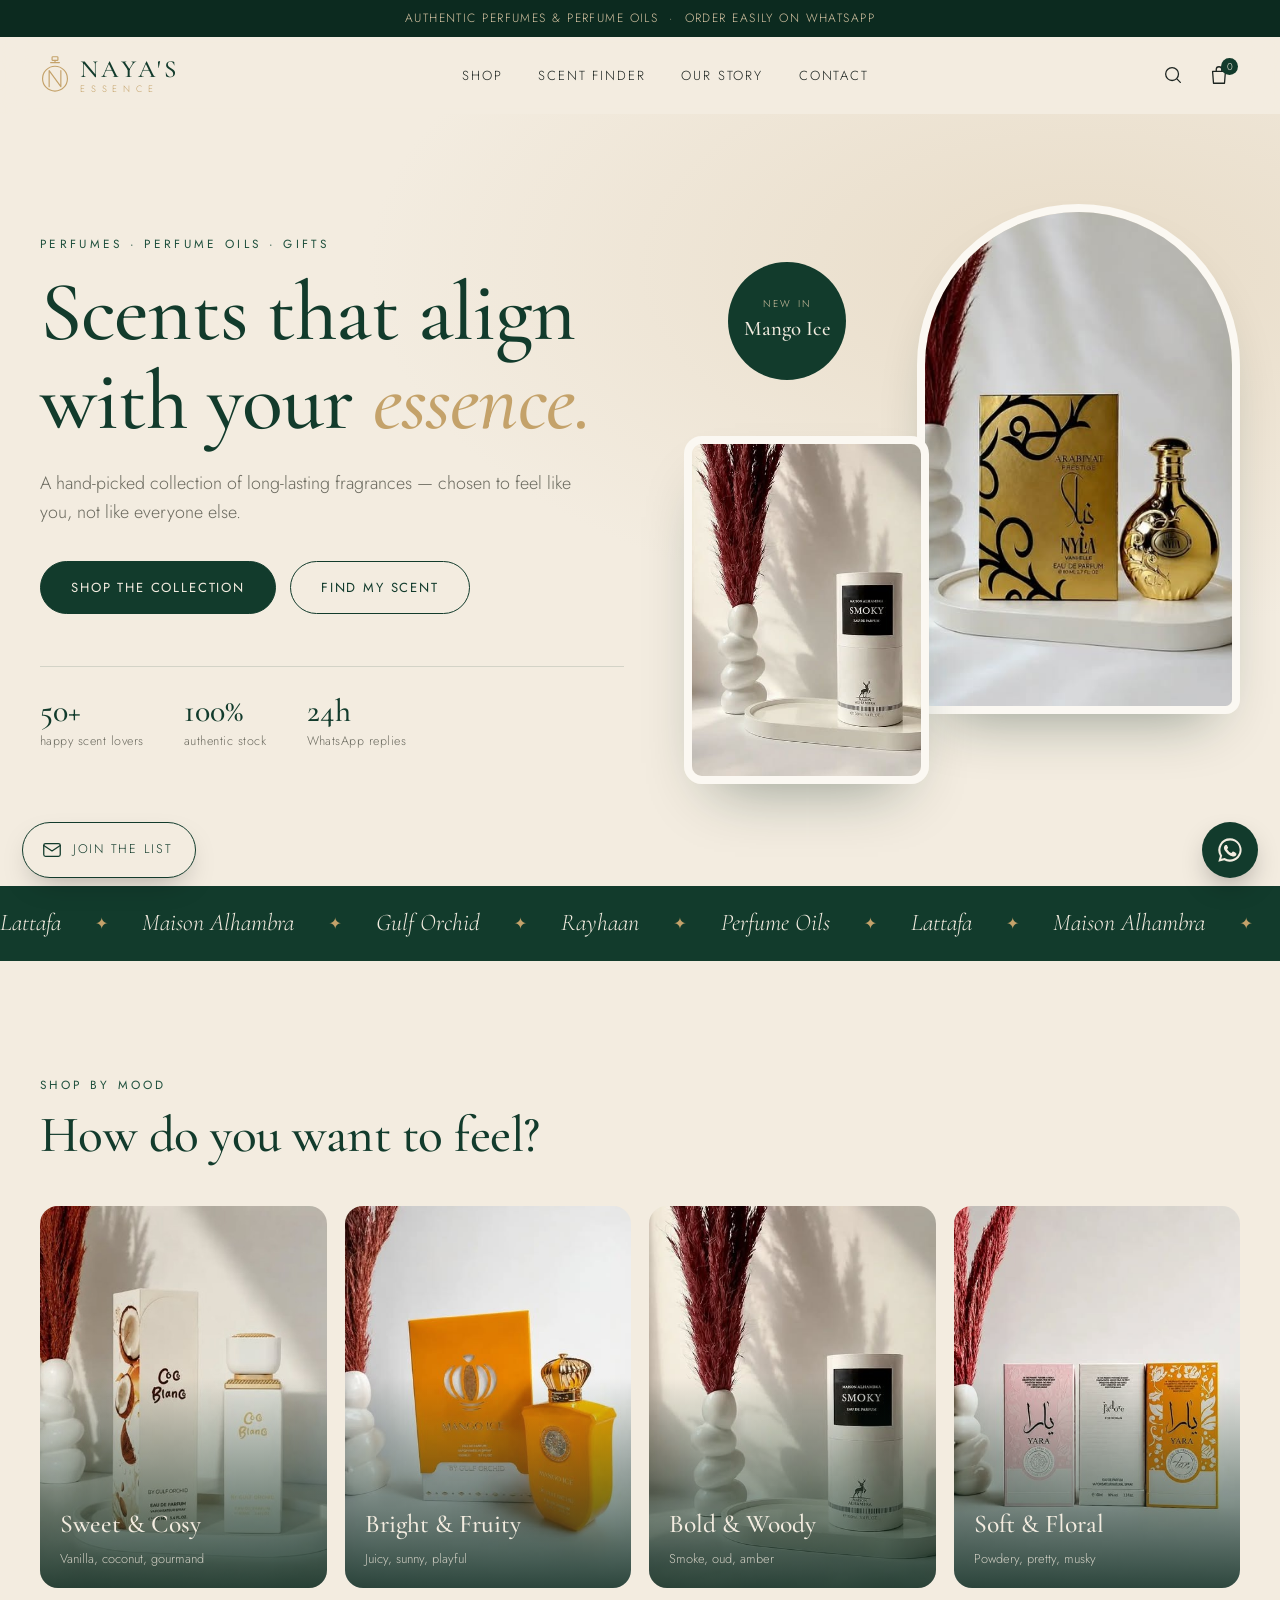
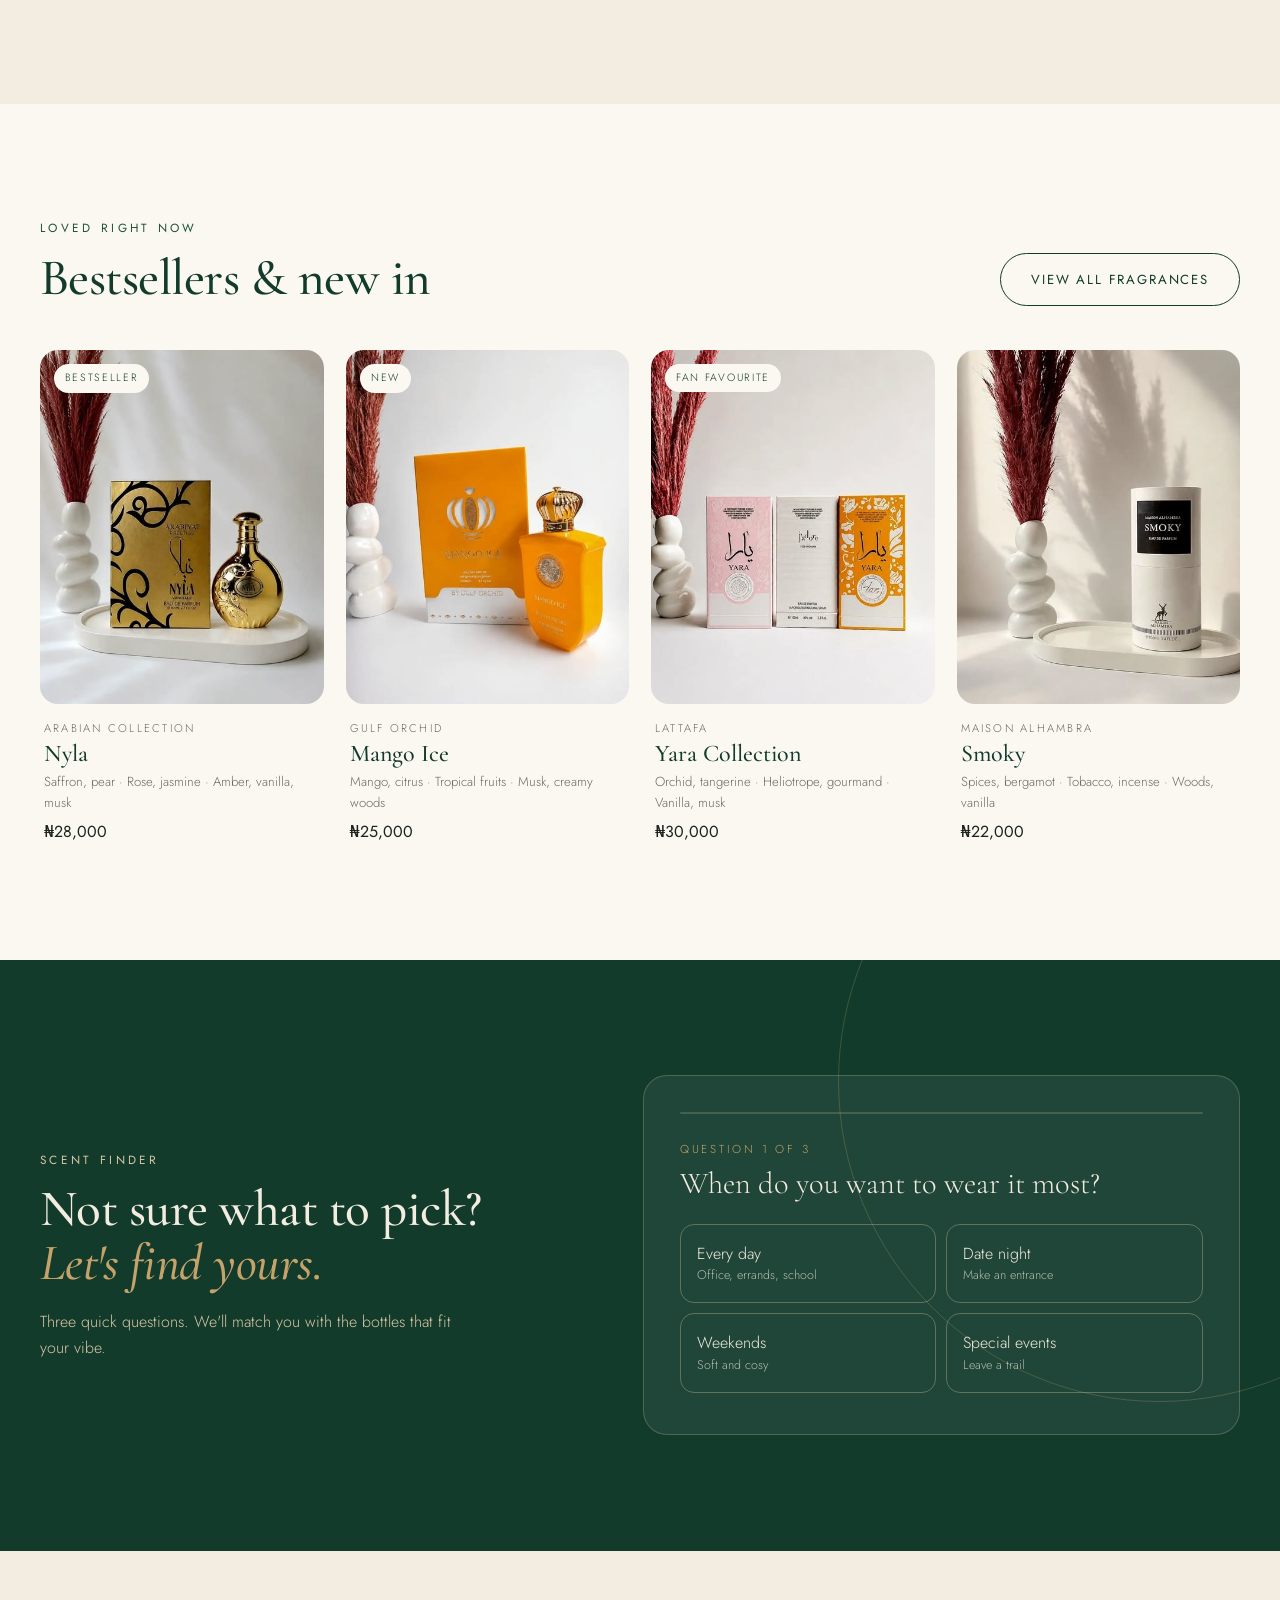
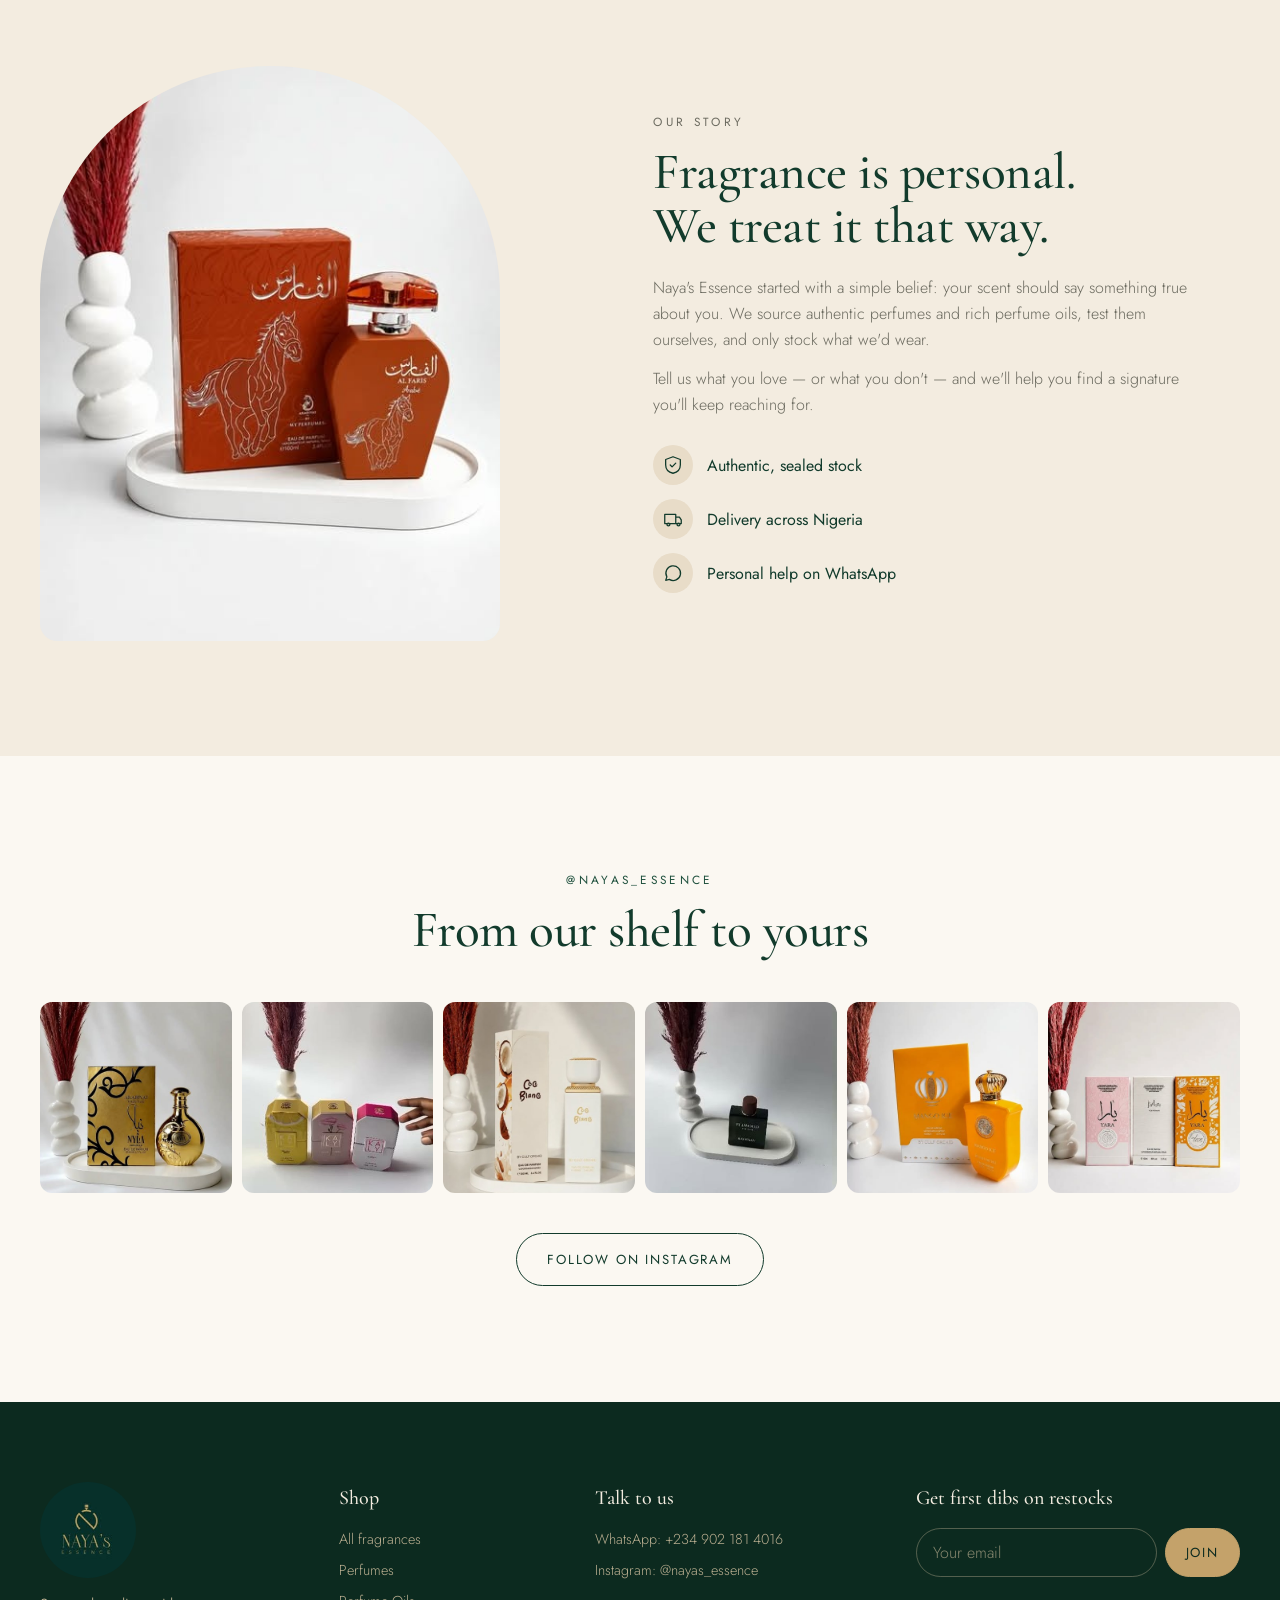
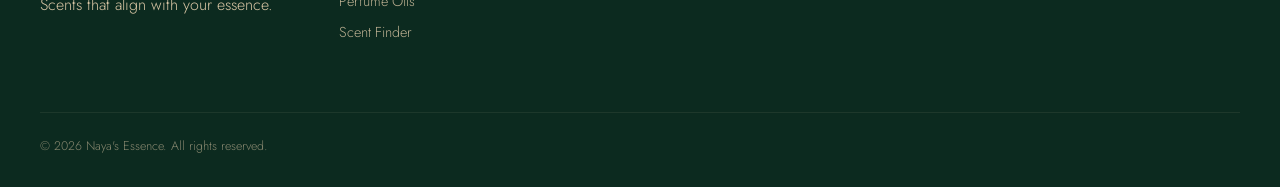
<file: index.html>
<!doctype html>
<html lang="en">
<head>
<meta charset="utf-8">
<meta name="viewport" content="width=device-width, initial-scale=1">
<title>Naya's Essence — Scents that align with your essence</title>
<meta name="description" content="Naya's Essence: authentic perfumes and perfume oils in Nigeria. Discover a scent that feels like you. Order on WhatsApp.">
<link rel="icon" href="assets/img/logo.jpg">
<link rel="preconnect" href="https://fonts.googleapis.com">
<link rel="preconnect" href="https://fonts.gstatic.com" crossorigin>
<link href="https://fonts.googleapis.com/css2?family=Cormorant+Garamond:ital,wght@0,400;0,500;0,600;1,400;1,500&family=Jost:wght@300;400;500&display=swap" rel="stylesheet">
<link rel="stylesheet" href="styles.css">
</head>
<body data-page="home">
<div id="site-header"></div>

<main>
  <section class="hero">
    <div class="wrap hero-in">
      <div class="hero-copy reveal">
        <p class="eyebrow">Perfumes · Perfume Oils · Gifts</p>
        <h1>Scents that align<br>with your <em>essence.</em></h1>
        <p class="lede">A hand-picked collection of long-lasting fragrances — chosen to feel like you, not like everyone else.</p>
        <div class="hero-cta">
          <a href="shop.html" class="btn">Shop the collection</a>
          <a href="#finder" class="btn ghost">Find my scent</a>
        </div>
        <div class="hero-stats">
          <div><b>50+</b><span>happy scent lovers</span></div>
          <div><b>100%</b><span>authentic stock</span></div>
          <div><b>24h</b><span>WhatsApp replies</span></div>
        </div>
      </div>
      <div class="hero-art reveal">
        <a href="product.html?id=nyla" class="ha ha-1"><img src="assets/img/nyla.jpg" alt="Nyla eau de parfum, gold bottle"></a>
        <a href="product.html?id=smoky" class="ha ha-2"><img src="assets/img/smoky.jpg" alt="Maison Alhambra Smoky"></a>
        <a href="product.html?id=mango-ice" class="ha-badge"><span>New in</span><b>Mango Ice</b></a>
      </div>
    </div>
  </section>

  <div class="marquee" aria-hidden="true"><div class="track">
    <span>Lattafa</span><i>✦</i><span>Maison Alhambra</span><i>✦</i><span>Gulf Orchid</span><i>✦</i><span>Rayhaan</span><i>✦</i><span>Perfume Oils</span><i>✦</i>
    <span>Lattafa</span><i>✦</i><span>Maison Alhambra</span><i>✦</i><span>Gulf Orchid</span><i>✦</i><span>Rayhaan</span><i>✦</i><span>Perfume Oils</span><i>✦</i>
  </div></div>

  <section class="section moods">
    <div class="wrap">
      <div class="head reveal">
        <p class="eyebrow">Shop by mood</p>
        <h2>How do you want to feel?</h2>
      </div>
      <div class="mood-grid">
        <a class="mood reveal" href="shop.html?mood=sweet"><img src="assets/img/coco-blanc.jpg" alt=""><span><b>Sweet &amp; Cosy</b><small>Vanilla, coconut, gourmand</small></span></a>
        <a class="mood reveal" href="shop.html?mood=fresh"><img src="assets/img/mango-ice.jpg" alt=""><span><b>Bright &amp; Fruity</b><small>Juicy, sunny, playful</small></span></a>
        <a class="mood reveal" href="shop.html?mood=woody"><img src="assets/img/smoky.jpg" alt=""><span><b>Bold &amp; Woody</b><small>Smoke, oud, amber</small></span></a>
        <a class="mood reveal" href="shop.html?mood=floral"><img src="assets/img/yara-trio.jpg" alt=""><span><b>Soft &amp; Floral</b><small>Powdery, pretty, musky</small></span></a>
      </div>
    </div>
  </section>

  <section class="section shop" id="shop">
    <div class="wrap">
      <div class="head row reveal">
        <div>
          <p class="eyebrow">Loved right now</p>
          <h2>Bestsellers &amp; new in</h2>
        </div>
        <a href="shop.html" class="btn ghost">View all fragrances</a>
      </div>
      <div class="grid" id="featured"></div>
    </div>
  </section>

  <section class="section finder" id="finder">
    <div class="wrap finder-in">
      <div class="finder-copy reveal">
        <p class="eyebrow light">Scent Finder</p>
        <h2>Not sure what to pick?<br><em>Let's find yours.</em></h2>
        <p>Three quick questions. We'll match you with the bottles that fit your vibe.</p>
      </div>
      <div class="quiz reveal" id="quiz"></div>
    </div>
  </section>

  <section class="section story" id="story">
    <div class="wrap story-in">
      <figure class="story-img reveal"><img src="assets/img/al-faris.jpg" alt="Al Faris perfume on a white tray"></figure>
      <div class="story-copy reveal">
        <p class="eyebrow">Our story</p>
        <h2>Fragrance is personal.<br>We treat it that way.</h2>
        <p>Naya's Essence started with a simple belief: your scent should say something true about you. We source authentic perfumes and rich perfume oils, test them ourselves, and only stock what we'd wear.</p>
        <p>Tell us what you love — or what you don't — and we'll help you find a signature you'll keep reaching for.</p>
        <ul class="perks">
          <li><svg viewBox="0 0 24 24"><path d="M12 3 4 6v6c0 5 3.5 8 8 9 4.5-1 8-4 8-9V6l-8-3Z"/><path d="m9 12 2 2 4-4"/></svg>Authentic, sealed stock</li>
          <li><svg viewBox="0 0 24 24"><path d="M3 7h12v10H3zM15 10h4l2 3v4h-6"/><circle cx="7" cy="18" r="1.6"/><circle cx="18" cy="18" r="1.6"/></svg>Delivery across Nigeria</li>
          <li><svg viewBox="0 0 24 24"><path d="M4 20l1.3-3.8A8 8 0 1 1 8 19z"/></svg>Personal help on WhatsApp</li>
        </ul>
      </div>
    </div>
  </section>

  <section class="section ig">
    <div class="wrap">
      <div class="head center reveal">
        <p class="eyebrow">@nayas_essence</p>
        <h2>From our shelf to yours</h2>
      </div>
      <div class="ig-grid reveal" id="igGrid"></div>
      <div class="center"><a class="btn ghost" href="https://www.instagram.com/nayas_essence/" target="_blank" rel="noopener">Follow on Instagram</a></div>
    </div>
  </section>
</main>

<div id="site-footer"></div>
<script src="data.js"></script>
<script src="common.js"></script>
<script src="home.js"></script>
</body>
</html>
</file>
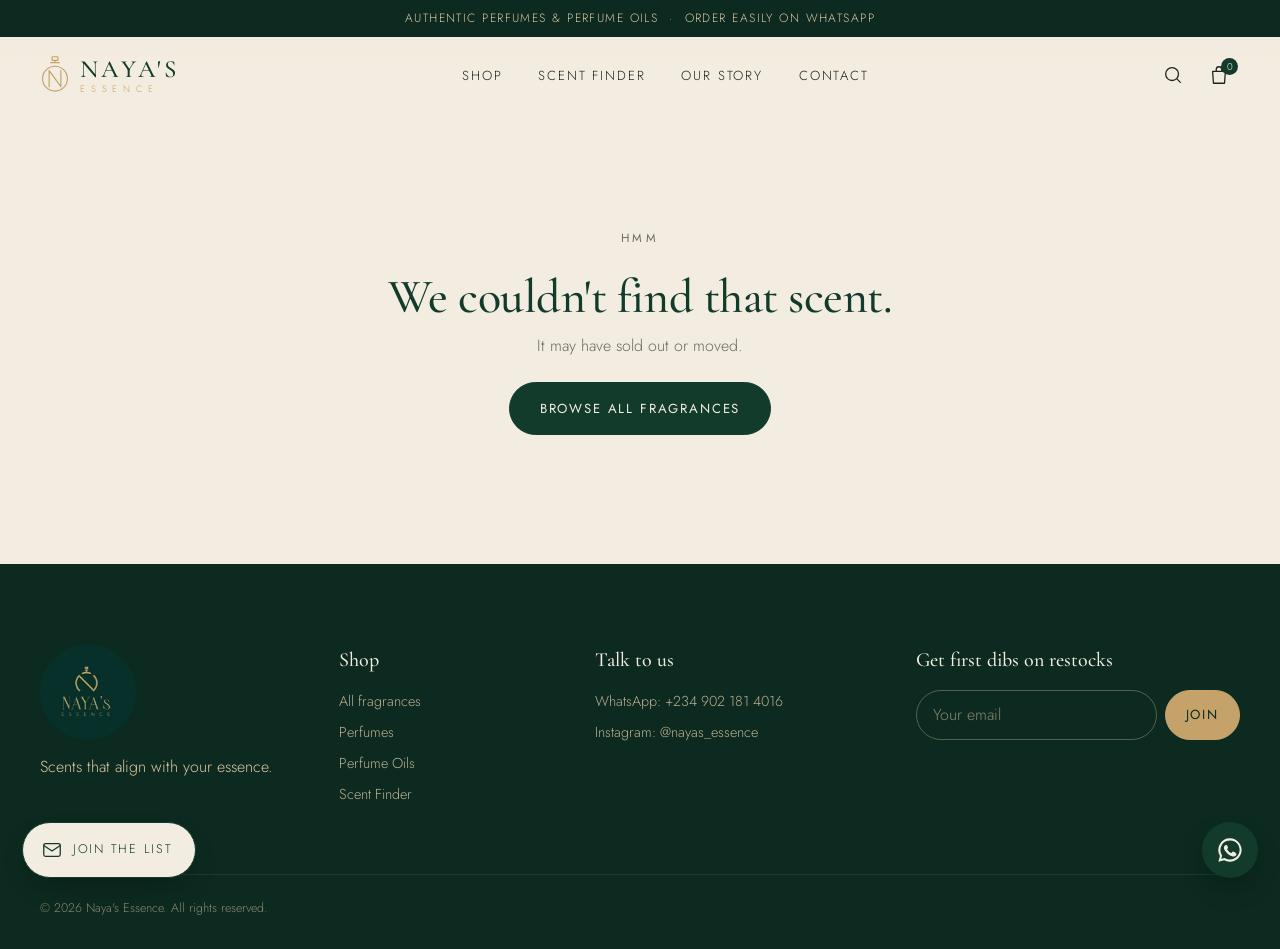
<file: product.html>
<!doctype html>
<html lang="en">
<head>
<meta charset="utf-8">
<meta name="viewport" content="width=device-width, initial-scale=1">
<title>Naya's Essence</title>
<meta name="description" content="Authentic perfumes and perfume oils from Naya's Essence. Order on WhatsApp.">
<link rel="icon" href="assets/img/logo.jpg">
<link rel="preconnect" href="https://fonts.googleapis.com">
<link rel="preconnect" href="https://fonts.gstatic.com" crossorigin>
<link href="https://fonts.googleapis.com/css2?family=Cormorant+Garamond:ital,wght@0,400;0,500;0,600;1,400;1,500&family=Jost:wght@300;400;500&display=swap" rel="stylesheet">
<link rel="stylesheet" href="styles.css">
</head>
<body data-page="product">
<div id="site-header"></div>

<main id="productMain"></main>

<div id="site-footer"></div>
<script src="data.js"></script>
<script src="common.js"></script>
<script src="product.js"></script>
</body>
</html>
</file>
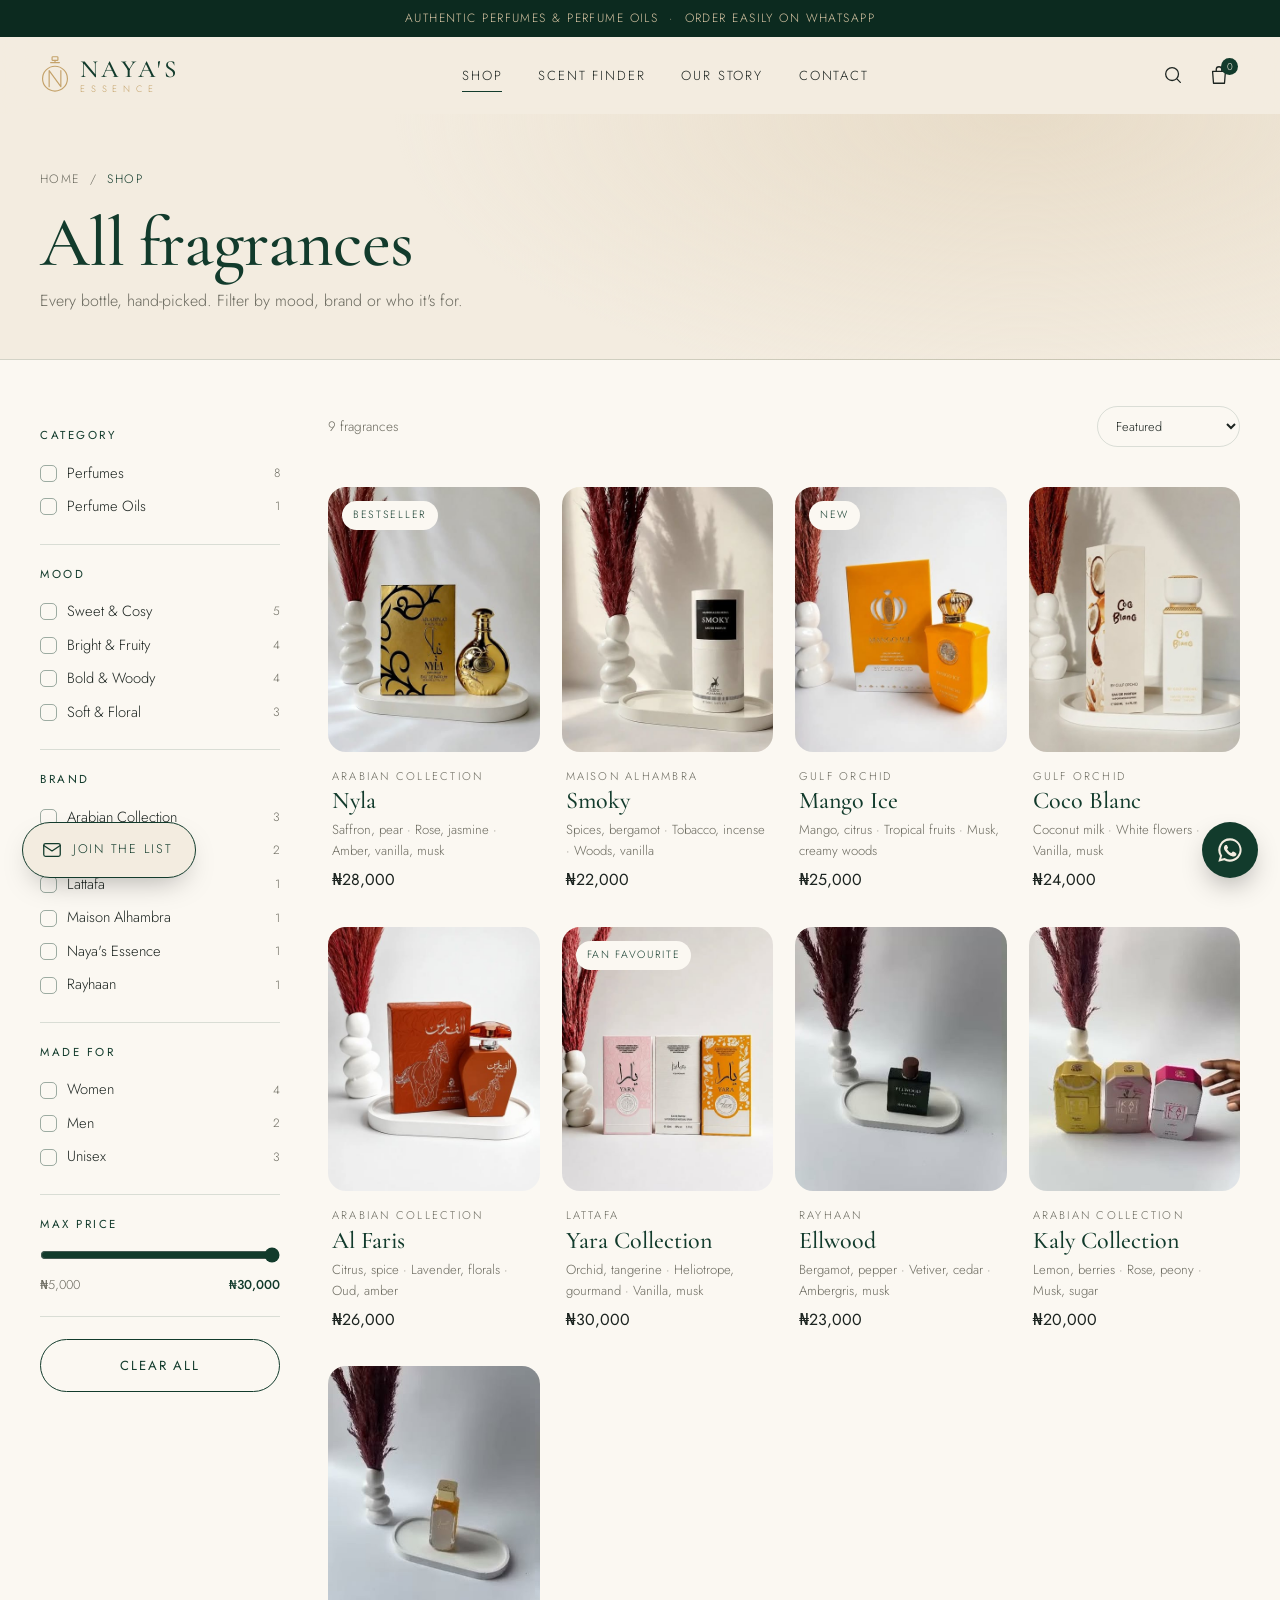
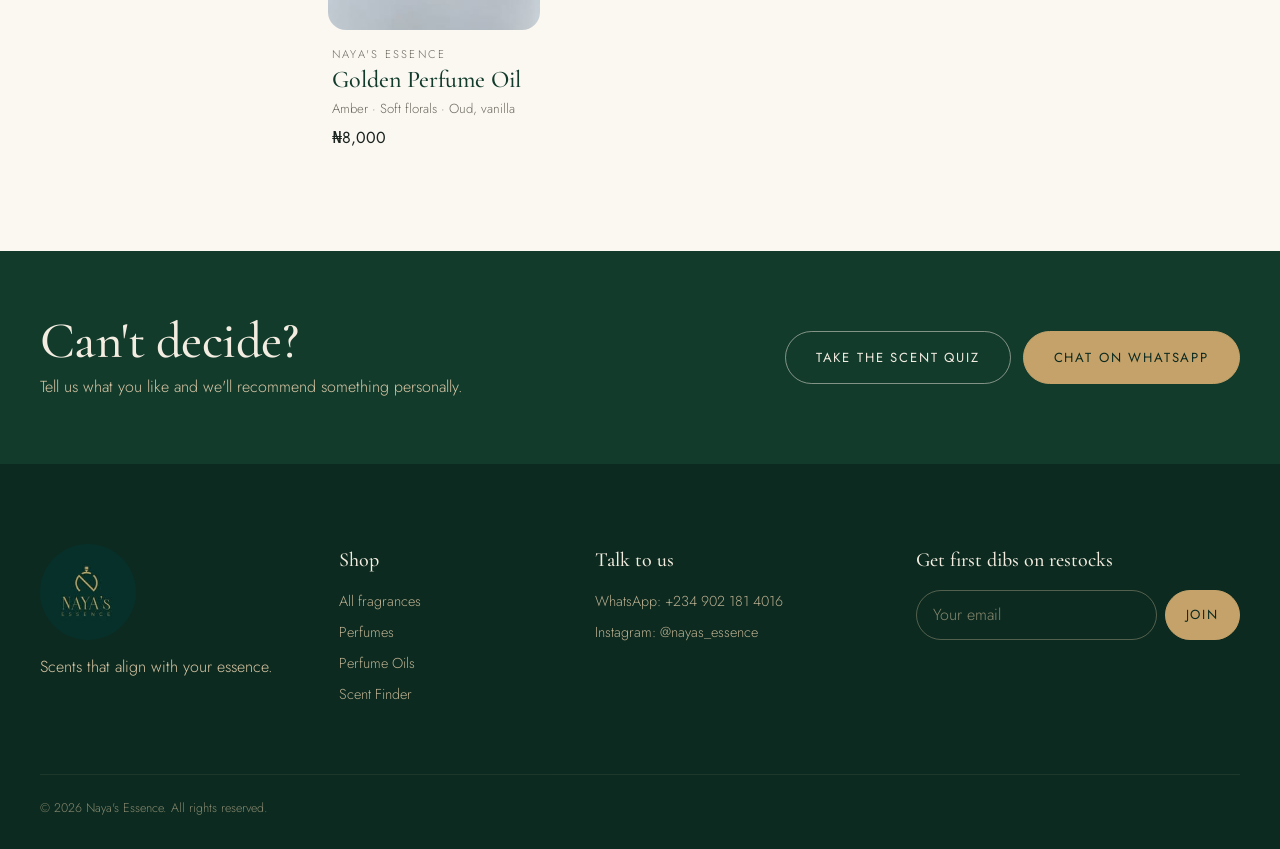
<file: shop.html>
<!doctype html>
<html lang="en">
<head>
<meta charset="utf-8">
<meta name="viewport" content="width=device-width, initial-scale=1">
<title>Shop all fragrances — Naya's Essence</title>
<meta name="description" content="Shop authentic perfumes and perfume oils from Lattafa, Maison Alhambra, Gulf Orchid and more. Order on WhatsApp.">
<link rel="icon" href="assets/img/logo.jpg">
<link rel="preconnect" href="https://fonts.googleapis.com">
<link rel="preconnect" href="https://fonts.gstatic.com" crossorigin>
<link href="https://fonts.googleapis.com/css2?family=Cormorant+Garamond:ital,wght@0,400;0,500;0,600;1,400;1,500&family=Jost:wght@300;400;500&display=swap" rel="stylesheet">
<link rel="stylesheet" href="styles.css">
</head>
<body data-page="shop">
<div id="site-header"></div>

<main>
  <section class="page-hero">
    <div class="wrap">
      <nav class="crumbs" aria-label="Breadcrumb"><a href="index.html">Home</a><span>/</span><span id="crumbNow">Shop</span></nav>
      <h1 id="shopTitle">All fragrances</h1>
      <p id="shopSub">Every bottle, hand-picked. Filter by mood, brand or who it's for.</p>
    </div>
  </section>

  <section class="collection">
    <div class="wrap col-in">
      <aside class="filters" id="filters" aria-label="Filters">
        <div class="filters-head"><h3>Filter</h3><button class="icon-btn" id="closeFilters" aria-label="Close filters"><svg viewBox="0 0 24 24"><path d="M6 6l12 12M18 6 6 18"/></svg></button></div>
        <div class="fgroup"><h4>Category</h4><div id="fType"></div></div>
        <div class="fgroup"><h4>Mood</h4><div id="fMood"></div></div>
        <div class="fgroup"><h4>Brand</h4><div id="fBrand"></div></div>
        <div class="fgroup"><h4>Made for</h4><div id="fFor"></div></div>
        <div class="fgroup">
          <h4>Max price</h4>
          <input type="range" id="fPrice" min="5000" max="30000" step="1000" value="30000">
          <div class="range-val"><span>₦5,000</span><b id="fPriceVal">₦30,000</b></div>
        </div>
        <button class="btn ghost full" id="clearAll">Clear all</button>
        <button class="btn full show-results" id="showResults">Show results</button>
      </aside>

      <div class="col-main">
        <div class="col-bar">
          <button class="btn ghost sm filter-toggle" id="openFilters"><svg viewBox="0 0 24 24"><path d="M4 6h16M7 12h10M10 18h4"/></svg>Filters</button>
          <span class="count-txt" id="resultCount"></span>
          <select id="sort" aria-label="Sort products">
            <option value="featured">Featured</option>
            <option value="low">Price: low to high</option>
            <option value="high">Price: high to low</option>
            <option value="az">Name: A–Z</option>
          </select>
        </div>
        <div class="active-pills" id="activePills"></div>
        <div class="grid col-grid" id="grid"></div>
        <div class="empty" id="empty" hidden>
          <p>No scents match those filters.</p>
          <button class="btn ghost sm" id="emptyClear">Clear filters</button>
        </div>
      </div>
    </div>
  </section>

  <section class="help-band">
    <div class="wrap help-in">
      <div><h2>Can't decide?</h2><p>Tell us what you like and we'll recommend something personally.</p></div>
      <div class="help-cta"><a href="index.html#finder" class="btn ghost light">Take the scent quiz</a><a href="https://wa.me/2349021814016" target="_blank" rel="noopener" class="btn gold">Chat on WhatsApp</a></div>
    </div>
  </section>
</main>

<div id="site-footer"></div>
<script src="data.js"></script>
<script src="common.js"></script>
<script src="shop.js"></script>
</body>
</html>
</file>
<file: styles.css>
:root{
  --green:#123b2c; --green-2:#0c2a1f; --green-soft:#1d4f3c;
  --beige:#f3ece0; --beige-2:#e8dcc8; --sand:#d9c6a5; --cream:#fbf8f2;
  --gold:#c4a26a; --ink:#1c2420; --muted:#6b6a5f; --line:rgba(18,59,44,.14);
  --serif:"Cormorant Garamond",Georgia,serif; --sans:"Jost",system-ui,sans-serif;
  --r:18px; --ease:cubic-bezier(.2,.7,.2,1);
}
*{box-sizing:border-box;margin:0;padding:0}
html{scroll-behavior:smooth;scroll-padding-top:80px}
body{font-family:var(--sans);font-weight:300;color:var(--ink);background:var(--beige);line-height:1.6;-webkit-font-smoothing:antialiased;overflow-x:hidden}
img{display:block;max-width:100%}
a{color:inherit;text-decoration:none}
button,input,select{font:inherit;color:inherit}
button{cursor:pointer;background:none;border:0}
svg{width:22px;height:22px;fill:none;stroke:currentColor;stroke-width:1.4;stroke-linecap:round;stroke-linejoin:round}
.wrap{width:min(1200px,100% - 40px);margin-inline:auto}
h1,h2,h3{font-family:var(--serif);font-weight:500;line-height:1.05;letter-spacing:-.01em;color:var(--green)}
h2{font-size:clamp(2rem,4.2vw,3.2rem)}
em{font-style:italic;color:var(--gold)}
.eyebrow{font-size:.74rem;letter-spacing:.28em;text-transform:uppercase;color:var(--green-soft);margin-bottom:14px;font-weight:400}
.eyebrow.light{color:var(--sand)}

.btn{display:inline-flex;align-items:center;justify-content:center;gap:8px;background:var(--green);color:var(--beige);padding:15px 30px;border-radius:999px;font-size:.82rem;letter-spacing:.14em;text-transform:uppercase;font-weight:400;transition:.35s var(--ease);border:1px solid var(--green)}
.btn:hover{background:var(--green-2);transform:translateY(-2px);box-shadow:0 12px 28px -12px rgba(12,42,31,.6)}
.btn.ghost{background:transparent;color:var(--green)}
.btn.ghost:hover{background:var(--green);color:var(--beige)}
.btn.sm{padding:11px 20px}
.btn.full{width:100%}
.icon-btn{width:42px;height:42px;display:grid;place-items:center;border-radius:50%;transition:.25s}
.icon-btn:hover{background:rgba(18,59,44,.08)}

/* top + nav */
.topbar{background:var(--green-2);color:var(--sand);text-align:center;font-size:.75rem;letter-spacing:.12em;padding:9px 16px;text-transform:uppercase}
.nav{position:sticky;top:0;z-index:40;background:rgba(243,236,224,.82);backdrop-filter:blur(14px);-webkit-backdrop-filter:blur(14px);border-bottom:1px solid transparent;transition:.3s}
.nav.scrolled{border-color:var(--line)}
.nav-in{display:flex;align-items:center;justify-content:space-between;height:76px;gap:20px}
.brand{display:flex;align-items:center;gap:10px;color:var(--green)}
.brand .mono{width:30px;height:38px;stroke:var(--gold);stroke-width:1.6}
.brand .word{display:flex;flex-direction:column;line-height:1}
.brand b{font-family:var(--serif);font-weight:500;font-size:1.55rem;letter-spacing:.12em}
.brand small{font-size:.58rem;letter-spacing:.62em;color:var(--gold);margin-top:3px}
.links{display:flex;gap:36px}
.links a{font-size:.82rem;letter-spacing:.14em;text-transform:uppercase;position:relative;padding:6px 0}
.links a::after{content:"";position:absolute;left:0;bottom:0;height:1px;width:100%;background:var(--green);transform:scaleX(0);transform-origin:right;transition:transform .35s var(--ease)}
.links a:hover::after{transform:scaleX(1);transform-origin:left}
.nav-actions{display:flex;gap:4px}
.bag-btn{position:relative}
.count{position:absolute;top:4px;right:2px;background:var(--green);color:var(--beige);font-size:.62rem;min-width:17px;height:17px;border-radius:9px;display:grid;place-items:center;padding:0 4px;transition:transform .3s}
.count.bump{transform:scale(1.35)}
.menu-btn{display:none}

/* hero */
.hero{padding:clamp(40px,7vw,90px) 0 clamp(60px,8vw,110px);background:radial-gradient(1200px 600px at 85% 20%,var(--beige-2),transparent 60%)}
.hero-in{display:grid;grid-template-columns:1.05fr 1fr;gap:60px;align-items:center}
.hero h1{font-size:clamp(2.9rem,6.6vw,5.6rem);margin-bottom:24px}
.lede{font-size:1.12rem;max-width:30em;color:var(--muted);margin-bottom:34px}
.hero-cta{display:flex;gap:14px;flex-wrap:wrap}
.hero-stats{display:flex;gap:40px;margin-top:52px;padding-top:28px;border-top:1px solid var(--line)}
.hero-stats b{display:block;font-family:var(--serif);font-size:2rem;font-weight:500;color:var(--green);line-height:1}
.hero-stats span{font-size:.78rem;color:var(--muted);letter-spacing:.04em}
.hero-art{position:relative;height:clamp(420px,46vw,580px)}
.ha{position:absolute;overflow:hidden;border-radius:200px 200px var(--r) var(--r);box-shadow:0 30px 60px -30px rgba(12,42,31,.45)}
.ha img{width:100%;height:100%;object-fit:cover;transition:transform 1.2s var(--ease)}
.ha:hover img{transform:scale(1.05)}
.ha-1{width:58%;height:88%;right:0;top:0;border:8px solid var(--cream)}
.ha-2{width:44%;height:60%;left:0;bottom:0;border-radius:var(--r);border:8px solid var(--cream)}
.ha-badge{position:absolute;left:8%;top:10%;background:var(--green);color:var(--beige);border-radius:50%;width:118px;height:118px;display:grid;place-content:center;text-align:center;animation:float 6s ease-in-out infinite}
.ha-badge span{font-size:.62rem;letter-spacing:.24em;text-transform:uppercase;color:var(--sand)}
.ha-badge b{font-family:var(--serif);font-weight:500;font-size:1.3rem}
@keyframes float{50%{transform:translateY(-10px) rotate(-4deg)}}

/* marquee */
.marquee{background:var(--green);color:var(--beige);overflow:hidden;padding:18px 0}
.track{display:flex;gap:34px;width:max-content;animation:scroll 32s linear infinite;align-items:center}
.track span{font-family:var(--serif);font-size:1.5rem;font-style:italic}
.track i{color:var(--gold);font-style:normal}
@keyframes scroll{to{transform:translateX(-50%)}}

/* sections */
.section{padding:clamp(70px,9vw,120px) 0}
.head{margin-bottom:44px}
.head.row{display:flex;justify-content:space-between;align-items:flex-end;gap:24px;flex-wrap:wrap}
.center{text-align:center}

/* moods */
.mood-grid{display:grid;grid-template-columns:repeat(4,1fr);gap:18px}
.mood{display:block;position:relative;border-radius:var(--r);overflow:hidden;aspect-ratio:3/4;text-align:left}
.mood img{width:100%;height:100%;object-fit:cover;transition:transform 1s var(--ease)}
.mood::after{content:"";position:absolute;inset:0;background:linear-gradient(to top,rgba(12,42,31,.85),rgba(12,42,31,0) 55%)}
.mood span{position:absolute;left:20px;right:20px;bottom:18px;z-index:1;color:var(--beige)}
.mood b{display:block;font-family:var(--serif);font-size:1.6rem;font-weight:500}
.mood small{font-size:.8rem;opacity:.8}
.mood:hover img{transform:scale(1.07)}

/* shop */
.shop{background:var(--cream)}
.tools{display:flex;gap:14px;align-items:center;flex-wrap:wrap}
.chips{display:flex;gap:8px;flex-wrap:wrap}
.chip{padding:9px 18px;border-radius:999px;border:1px solid var(--line);font-size:.8rem;letter-spacing:.06em;transition:.25s}
.chip:hover{border-color:var(--green)}
.chip.on{background:var(--green);color:var(--beige);border-color:var(--green)}
select{padding:9px 14px;border-radius:999px;border:1px solid var(--line);background:transparent;font-size:.8rem}
.grid{display:grid;grid-template-columns:repeat(auto-fill,minmax(250px,1fr));gap:34px 22px}
.card{cursor:pointer;animation:in .6s var(--ease) both}
@keyframes in{from{opacity:0;transform:translateY(16px)}}
.card-img{position:relative;border-radius:var(--r);overflow:hidden;aspect-ratio:4/5;background:var(--beige-2)}
.card-img img{width:100%;height:100%;object-fit:cover;transition:transform 1s var(--ease)}
.card:hover .card-img img{transform:scale(1.06)}
.tag{position:absolute;top:14px;left:14px;background:var(--cream);color:var(--green);font-size:.66rem;letter-spacing:.16em;text-transform:uppercase;padding:6px 11px;border-radius:999px}
.quick{position:absolute;left:14px;right:14px;bottom:14px;background:var(--green);color:var(--beige);border-radius:999px;padding:12px;font-size:.76rem;letter-spacing:.14em;text-transform:uppercase;transform:translateY(calc(100% + 24px));transition:transform .45s var(--ease)}
.card:hover .quick,.card:focus-within .quick{transform:none}
.card-body{padding:16px 4px 0}
.card-brand{font-size:.7rem;letter-spacing:.2em;text-transform:uppercase;color:var(--muted)}
.card-name{font-family:var(--serif);font-size:1.5rem;font-weight:500;color:var(--green);line-height:1.15;margin:2px 0 4px}
.card-notes{font-size:.82rem;color:var(--muted)}
.price{font-weight:400;color:var(--ink);margin-top:6px}
.empty{text-align:center;color:var(--muted);padding:40px}

/* finder */
.finder{background:var(--green);color:var(--beige);position:relative;overflow:hidden}
.finder::before{content:"";position:absolute;width:640px;height:640px;border:1px solid rgba(196,162,106,.25);border-radius:50%;right:-200px;top:-200px}
.finder h2{color:var(--beige)}
.finder-in{display:grid;grid-template-columns:1fr 1.1fr;gap:60px;align-items:center;position:relative}
.finder-copy p:last-child{color:var(--sand);margin-top:18px;max-width:26em}
.quiz{background:rgba(251,248,242,.06);border:1px solid rgba(217,198,165,.25);border-radius:24px;padding:36px;min-height:360px}
.q-step{font-size:.72rem;letter-spacing:.24em;text-transform:uppercase;color:var(--gold)}
.q-title{font-family:var(--serif);font-size:1.9rem;margin:8px 0 22px;line-height:1.15}
.q-opts{display:grid;grid-template-columns:1fr 1fr;gap:10px}
.q-opt{border:1px solid rgba(217,198,165,.35);border-radius:14px;padding:16px;text-align:left;transition:.25s;color:var(--beige)}
.q-opt:hover{background:var(--beige);color:var(--green)}
.q-opt small{display:block;opacity:.7;font-size:.78rem}
.q-bar{height:2px;background:rgba(217,198,165,.2);margin-bottom:26px;border-radius:2px}
.q-bar i{display:block;height:100%;background:var(--gold);transition:width .5s var(--ease)}
.q-res{display:grid;grid-template-columns:repeat(2,1fr);gap:14px;margin:6px 0 22px}
.q-res .r{background:var(--beige);color:var(--ink);border-radius:14px;overflow:hidden;cursor:pointer;text-align:left}
.q-res img{aspect-ratio:1;object-fit:cover;width:100%}
.q-res div{padding:10px 12px}
.q-res b{font-family:var(--serif);font-size:1.2rem;font-weight:500;color:var(--green);display:block;line-height:1.1}
.link-btn{color:var(--sand);text-decoration:underline;text-underline-offset:4px;font-size:.85rem}

/* story */
.story-in{display:grid;grid-template-columns:1fr 1.1fr;gap:80px;align-items:center}
.story-img{border-radius:240px 240px var(--r) var(--r);overflow:hidden;aspect-ratio:4/5;max-width:460px}
.story-img img{width:100%;height:100%;object-fit:cover}
.story-copy h2{margin-bottom:22px}
.story-copy p{color:var(--muted);margin-bottom:14px;max-width:34em}
.perks{list-style:none;display:grid;gap:14px;margin-top:28px}
.perks li{display:flex;align-items:center;gap:14px;color:var(--green);font-weight:400}
.perks svg{width:40px;height:40px;padding:9px;border-radius:50%;background:var(--beige-2);stroke:var(--green)}

/* ig */
.ig{background:var(--cream)}
.ig-grid{display:grid;grid-template-columns:repeat(6,1fr);gap:10px;margin-bottom:40px}
.ig-grid a{aspect-ratio:1;overflow:hidden;border-radius:12px;position:relative}
.ig-grid img{width:100%;height:100%;object-fit:cover;transition:transform .8s var(--ease),filter .4s}
.ig-grid a:hover img{transform:scale(1.08);filter:brightness(.8)}

/* footer */
.footer{background:var(--green-2);color:var(--sand);padding:80px 0 30px}
.foot-in{display:grid;grid-template-columns:1.2fr 1fr 1.3fr 1.5fr;gap:40px}
.foot-brand img{border-radius:50%;margin-bottom:14px}
.footer h4{font-family:var(--serif);font-weight:500;font-size:1.25rem;color:var(--beige);margin-bottom:14px}
.footer a{display:block;font-size:.9rem;margin-bottom:8px;opacity:.85}
.footer a:hover{opacity:1;color:var(--beige)}
.news form{display:flex;gap:8px}
.news input{flex:1;min-width:0;background:transparent;border:1px solid rgba(217,198,165,.35);border-radius:999px;padding:11px 16px;color:var(--beige)}
.news input::placeholder{color:rgba(217,198,165,.6)}
.news .btn{background:var(--gold);border-color:var(--gold);color:var(--green-2)}
.news small{display:block;margin-top:8px;color:var(--gold)}
.legal{border-top:1px solid rgba(217,198,165,.15);margin-top:60px;padding-top:24px;font-size:.78rem;opacity:.6}

.wa-float{position:fixed;right:22px;bottom:22px;z-index:35;width:56px;height:56px;border-radius:50%;background:var(--green);display:grid;place-items:center;box-shadow:0 12px 30px -10px rgba(0,0,0,.45);transition:transform .3s}
.wa-float svg{fill:var(--beige);stroke:none;width:28px;height:28px}
.wa-float:hover{transform:scale(1.08)}

/* overlays */
.scrim{position:fixed;inset:0;background:rgba(12,42,31,.45);backdrop-filter:blur(3px);opacity:0;pointer-events:none;transition:.35s;z-index:50}
.scrim.on{opacity:1;pointer-events:auto}
.drawer{position:fixed;top:0;right:0;height:100%;width:min(420px,100%);background:var(--cream);z-index:60;transform:translateX(100%);transition:transform .5s var(--ease);display:flex;flex-direction:column}
.drawer.left{right:auto;left:0;transform:translateX(-100%)}
.drawer.on{transform:none}
.drawer-head{display:flex;justify-content:space-between;align-items:center;padding:22px 24px;border-bottom:1px solid var(--line)}
.drawer-head h3{font-size:1.7rem}
.cart-items{flex:1;overflow:auto;padding:10px 24px}
.ci{display:grid;grid-template-columns:76px 1fr auto;gap:14px;padding:16px 0;border-bottom:1px solid var(--line);align-items:center}
.ci img{width:76px;height:92px;object-fit:cover;border-radius:10px}
.ci b{font-family:var(--serif);font-size:1.2rem;font-weight:500;color:var(--green);display:block;line-height:1.1}
.ci small{color:var(--muted);font-size:.78rem}
.qty{display:inline-flex;align-items:center;border:1px solid var(--line);border-radius:999px;margin-top:8px}
.qty button{width:30px;height:30px}
.qty span{min-width:22px;text-align:center;font-size:.85rem}
.rm{font-size:.72rem;color:var(--muted);text-decoration:underline}
.cart-empty{text-align:center;padding:60px 10px;color:var(--muted)}
.cart-empty p{font-family:var(--serif);font-size:1.6rem;color:var(--green);margin-bottom:6px}
.cart-foot{padding:20px 24px 26px;border-top:1px solid var(--line);background:var(--beige)}
.subtotal{display:flex;justify-content:space-between;font-size:1.05rem;margin-bottom:4px}
.subtotal b{font-weight:500}
.note{font-size:.76rem;color:var(--muted);margin-bottom:14px}
.field{display:block;margin-bottom:10px}
.field span{font-size:.7rem;letter-spacing:.16em;text-transform:uppercase;color:var(--muted)}
.field input{width:100%;border:1px solid var(--line);border-radius:10px;padding:10px 12px;background:var(--cream);margin-top:4px}
.mobile-links{display:grid;padding:20px 24px}
.mobile-links a{font-family:var(--serif);font-size:2rem;color:var(--green);padding:10px 0;border-bottom:1px solid var(--line)}

.modal{position:fixed;inset:0;z-index:60;display:grid;place-items:center;padding:20px;opacity:0;pointer-events:none;transition:.35s}
.modal.on{opacity:1;pointer-events:auto}
#search{place-items:start center;padding-top:12vh}
.search-box{width:min(640px,100%);display:flex;align-items:center;background:var(--cream);border-radius:999px;padding:6px 8px 6px 24px;box-shadow:0 20px 50px -20px rgba(0,0,0,.4)}
.search-box input{flex:1;border:0;background:transparent;font-size:1.1rem;outline:none;padding:10px 0}
.search-results{width:min(640px,100%);margin-top:12px;display:grid;gap:8px}
.sr{display:flex;gap:14px;align-items:center;background:var(--cream);border-radius:14px;padding:10px;text-align:left;width:100%}
.sr img{width:52px;height:52px;object-fit:cover;border-radius:10px}
.sr b{font-family:var(--serif);font-size:1.2rem;font-weight:500;color:var(--green);display:block;line-height:1.1}
.sr small{color:var(--muted)}

.pd{background:var(--cream);border-radius:24px;width:min(940px,100%);max-height:90vh;overflow:auto;display:grid;grid-template-columns:1fr 1fr;position:relative;transform:translateY(20px) scale(.98);transition:transform .45s var(--ease)}
.modal.on .pd{transform:none}
.pd-img{background:var(--beige-2)}
.pd-img img{width:100%;height:100%;object-fit:cover;min-height:420px}
.pd-body{padding:44px 40px}
.pd-close{position:absolute;top:12px;right:12px;background:var(--cream)}
.pd h3{font-size:2.6rem;margin:4px 0 6px}
.pd .price{font-size:1.25rem;margin-bottom:18px}
.pd p.desc{color:var(--muted);margin-bottom:22px}
.notes{display:grid;grid-template-columns:repeat(3,1fr);gap:10px;margin-bottom:24px}
.notes div{background:var(--beige);border-radius:12px;padding:12px}
.notes small{font-size:.64rem;letter-spacing:.2em;text-transform:uppercase;color:var(--gold);display:block}
.notes span{font-size:.86rem}
.pd-actions{display:flex;gap:10px;align-items:center;flex-wrap:wrap}
.pd-actions .qty{margin:0;height:50px}
.pd-actions .qty button{width:40px;height:48px}
.pd-actions .btn{flex:1}
.ask{display:inline-block;margin-top:16px;font-size:.85rem;color:var(--green);text-decoration:underline;text-underline-offset:4px}

.toast{position:fixed;left:50%;top:92px;transform:translate(-50%,-220%);background:var(--green);color:var(--beige);padding:13px 22px;border-radius:999px;font-size:.88rem;z-index:80;transition:transform .45s var(--ease);white-space:nowrap}
.toast.on{transform:translate(-50%,0)}

/* reveal */
.reveal{opacity:0;transform:translateY(24px);transition:opacity .9s var(--ease),transform .9s var(--ease)}
.reveal.in{opacity:1;transform:none}
@media (prefers-reduced-motion:reduce){*{animation:none!important;transition:none!important}.reveal{opacity:1;transform:none}}

/* responsive */
@media (max-width:980px){
  .links{display:none}
  .menu-btn{display:grid}
  .nav-in{display:grid;grid-template-columns:auto 1fr auto}
  .brand{justify-self:center}
  .hero-in,.finder-in,.story-in{grid-template-columns:1fr;gap:44px}
  .hero-art{height:460px;max-width:520px;width:100%;margin-inline:auto}
  .mood-grid{grid-template-columns:repeat(2,1fr)}
  .story-img{max-width:none;aspect-ratio:1;border-radius:var(--r)}
  .foot-in{grid-template-columns:1fr 1fr}
  .ig-grid{grid-template-columns:repeat(3,1fr)}
  .pd{grid-template-columns:1fr}
  .pd-img img{min-height:0;aspect-ratio:1}
}
@media (max-width:560px){
  .wrap{width:calc(100% - 32px)}
  .brand b{font-size:1.25rem}.brand .mono{width:24px;height:30px}
  .hero-stats{gap:22px}.hero-stats b{font-size:1.6rem}
  .hero-art{height:380px}
  .ha-badge{width:94px;height:94px}.ha-badge b{font-size:1.05rem}
  .grid{grid-template-columns:1fr 1fr;gap:26px 12px}
  .card-name{font-size:1.2rem}
  .quick{display:none}
  .mood b{font-size:1.25rem}
  .q-opts{grid-template-columns:1fr}
  .quiz{padding:24px}
  .foot-in{grid-template-columns:1fr}
  .pd-body{padding:28px 22px}
  .pd h3{font-size:2rem}
  .notes{grid-template-columns:1fr}
  .tools{width:100%}.chips{flex-wrap:nowrap;overflow-x:auto;padding-bottom:4px;width:100%}
  .chip{flex:none}
}

/* ===== v2: shared bits ===== */
.card{position:relative}
.card-img a{display:block;height:100%}
.card-body{display:block}
.links a.active::after{transform:scaleX(1)}
.btn.light{color:var(--beige);border-color:rgba(243,236,224,.5)}
.btn.light:hover{background:var(--beige);color:var(--green)}
.btn.gold{background:var(--gold);border-color:var(--gold);color:var(--green-2)}
.btn svg{width:18px;height:18px}
.crumbs{display:flex;gap:10px;flex-wrap:wrap;font-size:.76rem;letter-spacing:.12em;text-transform:uppercase;color:var(--muted)}
.crumbs a:hover{color:var(--green)}
.crumbs span:last-child{color:var(--green)}
.pill{display:inline-flex;align-items:center;gap:8px;padding:7px 14px;border-radius:999px;background:var(--beige-2);color:var(--green);font-size:.8rem;transition:.2s}
.pill span{font-size:1rem;line-height:1;opacity:.6}
.pill:hover{background:var(--sand)}
.pill.sm{font-size:.74rem;padding:6px 12px}

/* subscribe button (bottom-left) */
.sub-float{position:fixed;left:22px;bottom:22px;z-index:35;height:56px;padding:0 22px 0 18px;border-radius:999px;background:var(--beige);color:var(--green);border:1px solid var(--green);display:flex;align-items:center;gap:10px;font-size:.78rem;letter-spacing:.14em;text-transform:uppercase;box-shadow:0 12px 30px -12px rgba(0,0,0,.35);transition:.3s var(--ease)}
.sub-float:hover{background:var(--green);color:var(--beige);transform:translateY(-2px)}
.sub-card{background:var(--cream);border-radius:24px;width:min(760px,100%);display:grid;grid-template-columns:1fr 1.2fr;overflow:hidden;position:relative;transform:translateY(20px) scale(.98);transition:transform .45s var(--ease)}
.modal.on .sub-card{transform:none}
.sub-img img{width:100%;height:100%;object-fit:cover;min-height:380px}
.sub-body{padding:48px 40px;align-self:center}
.sub-body h3{font-size:2.5rem;margin-bottom:10px}
.sub-body p{color:var(--muted);margin-bottom:22px}
.sub-body form{display:grid;gap:10px}
.sub-body input{border:1px solid var(--line);border-radius:999px;padding:14px 20px;background:#fff}
.sub-body .sub-msg{display:block;margin-top:10px;color:var(--green-soft)}

/* ===== collection page ===== */
.page-hero{padding:56px 0 46px;background:radial-gradient(900px 400px at 80% 0,var(--beige-2),transparent 70%);border-bottom:1px solid var(--line)}
.page-hero h1{font-size:clamp(2.6rem,5.5vw,4.4rem);margin:16px 0 8px}
.page-hero p{color:var(--muted);max-width:36em}
.collection{background:var(--cream);padding:46px 0 100px}
.col-in{display:grid;grid-template-columns:240px 1fr;gap:48px;align-items:start}
.filters{position:sticky;top:100px}
.filters-head{display:none}
.fgroup{padding:20px 0;border-bottom:1px solid var(--line)}
.fgroup:first-of-type{padding-top:0}
.fgroup h4{font-size:.72rem;letter-spacing:.22em;text-transform:uppercase;font-weight:400;color:var(--green);margin-bottom:12px}
.check{display:flex;align-items:center;gap:10px;padding:5px 0;cursor:pointer;font-size:.92rem}
.check input{position:absolute;opacity:0;pointer-events:none}
.check .box{width:17px;height:17px;border:1px solid rgba(18,59,44,.4);border-radius:5px;flex:none;transition:.2s;display:grid;place-items:center}
.check input:checked + .box{background:var(--green);border-color:var(--green)}
.check input:checked + .box::after{content:"";width:8px;height:4px;border:solid var(--beige);border-width:0 0 1.5px 1.5px;transform:rotate(-45deg) translate(1px,-1px)}
.check input:focus-visible + .box{outline:2px solid var(--gold);outline-offset:2px}
.check em{margin-left:auto;font-style:normal;font-size:.75rem;color:var(--muted)}
input[type=range]{width:100%;accent-color:var(--green)}
.range-val{display:flex;justify-content:space-between;font-size:.8rem;color:var(--muted);margin-top:4px}
.range-val b{color:var(--green);font-weight:500}
#clearAll{margin-top:22px}
.show-results{display:none;margin-top:10px}
.col-bar{display:flex;align-items:center;gap:14px;margin-bottom:14px}
.count-txt{font-size:.85rem;color:var(--muted);margin-right:auto}
.filter-toggle{display:none}
.active-pills{display:flex;gap:8px;flex-wrap:wrap;margin-bottom:22px;min-height:4px}
.col-grid{grid-template-columns:repeat(auto-fill,minmax(200px,1fr))}
.empty p{font-family:var(--serif);font-size:1.6rem;color:var(--green);margin-bottom:12px}
.help-band{background:var(--green);color:var(--beige);padding:64px 0}
.help-in{display:flex;justify-content:space-between;align-items:center;gap:30px;flex-wrap:wrap}
.help-band h2{color:var(--beige)}
.help-band p{color:var(--sand);margin-top:6px}
.help-cta{display:flex;gap:12px;flex-wrap:wrap}

/* ===== product page ===== */
.pd-crumbs{padding:28px 0 22px}
.prod{display:grid;grid-template-columns:1.05fr 1fr;gap:64px;align-items:start;padding-bottom:40px}
.gallery{position:sticky;top:100px}
.g-main{position:relative;border-radius:var(--r);overflow:hidden;aspect-ratio:4/5;background:var(--beige-2);cursor:zoom-in}
.g-main img{width:100%;height:100%;object-fit:cover;transition:transform .4s var(--ease)}
.g-main:hover img{transform:scale(1.5)}
.g-thumbs{display:flex;gap:10px;margin-top:12px}
.g-thumbs button{width:76px;aspect-ratio:1;border-radius:10px;overflow:hidden;border:2px solid transparent;opacity:.7}
.g-thumbs button.on{border-color:var(--green);opacity:1}
.g-thumbs img{width:100%;height:100%;object-fit:cover}
.prod-info h1{font-size:clamp(2.6rem,5vw,3.8rem);margin:6px 0 10px}
.prod-price{font-size:1.4rem;font-weight:400;margin-bottom:18px}
.prod-price small{font-size:.85rem;color:var(--muted);margin-left:8px}
.prod-desc{color:var(--muted);font-size:1.05rem;margin-bottom:24px}
.facts{display:grid;grid-template-columns:repeat(3,1fr);border:1px solid var(--line);border-radius:14px;margin-bottom:24px}
.facts div{padding:14px 16px}
.facts div+div{border-left:1px solid var(--line)}
.facts small{display:block;font-size:.66rem;letter-spacing:.2em;text-transform:uppercase;color:var(--gold)}
.facts b{font-weight:400}
.pyramid{background:var(--cream);border-radius:16px;padding:20px 22px;margin-bottom:14px}
.pyramid h4{font-family:var(--serif);font-size:1.3rem;font-weight:500;color:var(--green);margin-bottom:8px}
.tier{display:grid;grid-template-columns:70px 1fr;padding:9px 0;border-top:1px solid var(--line);font-size:.95rem}
.tier .lvl{font-size:.7rem;letter-spacing:.2em;text-transform:uppercase;color:var(--gold);padding-top:3px}
.mood-links{display:flex;gap:8px;flex-wrap:wrap;margin-bottom:26px}
.buy{display:flex;gap:10px;margin-bottom:10px}
.qty.big{margin:0;height:54px}
.qty.big button{width:44px;height:52px;font-size:1.1rem}
.buy .btn{flex:1}
.wa-btn{margin-bottom:22px}
.trust{list-style:none;display:flex;gap:22px;flex-wrap:wrap;font-size:.85rem;color:var(--green);margin-bottom:24px}
.trust li{display:flex;align-items:center;gap:8px}
.trust svg{width:20px;height:20px}
.acc details{border-top:1px solid var(--line)}
.acc details:last-child{border-bottom:1px solid var(--line)}
.acc summary{list-style:none;cursor:pointer;padding:18px 0;font-family:var(--serif);font-size:1.3rem;color:var(--green);display:flex;justify-content:space-between}
.acc summary::-webkit-details-marker{display:none}
.acc summary::after{content:"+";font-family:var(--sans);font-weight:300;transition:transform .3s}
.acc details[open] summary::after{transform:rotate(45deg)}
.acc p{color:var(--muted);padding-bottom:18px}
.related{background:var(--cream)}
.sticky-buy{position:fixed;left:50%;bottom:20px;transform:translate(-50%,160%);z-index:36;background:var(--cream);border:1px solid var(--line);border-radius:999px;padding:8px 8px 8px 10px;display:flex;align-items:center;gap:14px;box-shadow:0 18px 40px -16px rgba(12,42,31,.4);transition:transform .45s var(--ease);width:min(440px,calc(100% - 32px))}
.sticky-buy.on{transform:translate(-50%,0)}
.sticky-buy img{width:44px;height:44px;border-radius:50%;object-fit:cover}
.sticky-buy div{flex:1;line-height:1.2}
.sticky-buy b{font-family:var(--serif);font-weight:500;font-size:1.15rem;color:var(--green);display:block}
.sticky-buy small{color:var(--muted)}
.notfound{min-height:50vh}
.notfound h1{font-size:3rem;margin:10px 0}
.notfound p{color:var(--muted);margin-bottom:24px}

@media (max-width:980px){
  .col-in{grid-template-columns:1fr}
  .filters{position:fixed;top:0;left:0;height:100%;width:min(360px,100%);background:var(--cream);z-index:60;padding:0 24px 24px;overflow:auto;transform:translateX(-100%);transition:transform .5s var(--ease)}
  .filters.on{transform:none}
  .filters-head{display:flex;justify-content:space-between;align-items:center;padding:18px 0;margin-bottom:6px;border-bottom:1px solid var(--line)}
  .filters-head h3{font-size:1.7rem}
  .fgroup:first-of-type{padding-top:20px}
  .show-results,.filter-toggle{display:inline-flex}
  .prod{grid-template-columns:1fr;gap:30px}
  .gallery{position:static}
  .sub-card{grid-template-columns:1fr}
  .sub-img{display:none}
}
@media (max-width:560px){
  .sub-float{left:16px;bottom:16px;width:56px;padding:0;justify-content:center}
  .sub-float span{display:none}
  .wa-float{right:16px;bottom:16px}
  .sub-body{padding:40px 24px 28px}
  .facts{grid-template-columns:1fr}
  .facts div+div{border-left:0;border-top:1px solid var(--line)}
  .col-grid{grid-template-columns:1fr 1fr}
  .help-cta .btn{flex:1}
  .sticky-buy{bottom:84px}
}
.toast{opacity:0;transition:transform .45s var(--ease),opacity .3s}
.toast.on{opacity:1}
</file>
